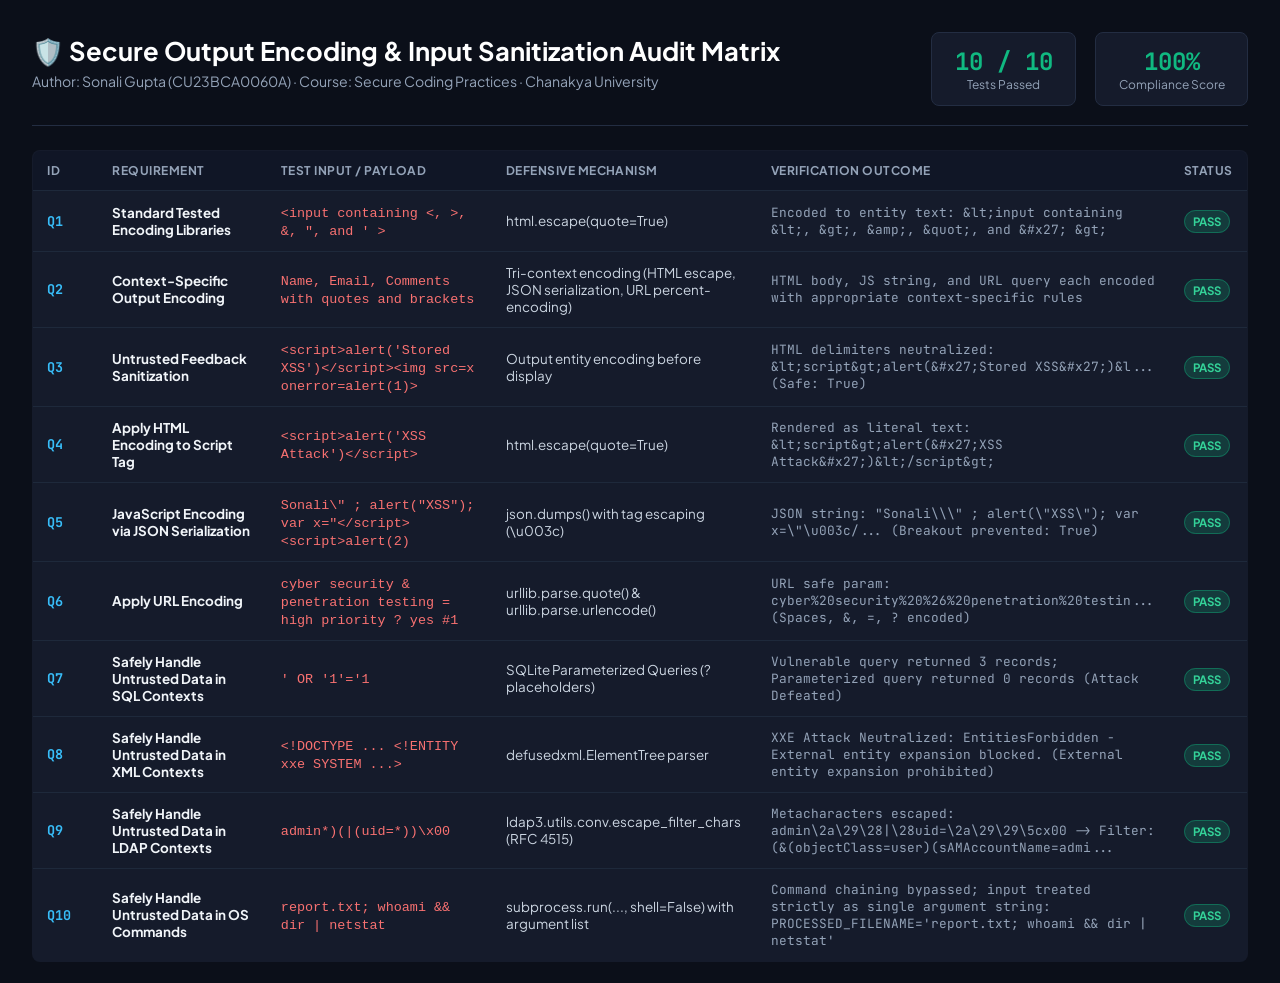
<file: reports/audit_matrix.html>
<!DOCTYPE html>
<html lang="en">
<head>
    <meta charset="UTF-8">
    <title>Automated Security Audit Report Matrix</title>
    <link href="https://fonts.googleapis.com/css2?family=JetBrains+Mono:wght@400;600&family=Plus+Jakarta+Sans:wght@400;500;600;700&display=swap" rel="stylesheet">
    <style>
        body {
            background: #0b0f19;
            color: #f1f5f9;
            font-family: 'Plus Jakarta Sans', sans-serif;
            margin: 0;
            padding: 2rem;
        }
        .header {
            display: flex;
            justify-content: space-between;
            align-items: center;
            border-bottom: 1px solid #232d42;
            padding-bottom: 1.2rem;
            margin-bottom: 1.5rem;
        }
        .title h1 { font-size: 1.6rem; margin: 0; color: #fff; }
        .subtitle { color: #94a3b8; font-size: 0.88rem; margin-top: 0.3rem; }
        .stats { display: flex; gap: 1.2rem; }
        .stat-card {
            background: #151b2b;
            border: 1px solid #232d42;
            padding: 0.8rem 1.4rem;
            border-radius: 8px;
            text-align: center;
        }
        .stat-val { font-size: 1.5rem; font-weight: 700; color: #10b981; font-family: 'JetBrains Mono', monospace; }
        .stat-label { font-size: 0.75rem; color: #94a3b8; }
        table {
            width: 100%;
            border-collapse: collapse;
            background: #151b2b;
            border: 1px solid #232d42;
            border-radius: 8px;
            overflow: hidden;
            font-size: 0.84rem;
        }
        th, td { padding: 0.75rem 0.9rem; text-align: left; border-bottom: 1px solid #1e293b; vertical-align: middle; }
        th { background: #101626; color: #94a3b8; font-size: 0.75rem; text-transform: uppercase; letter-spacing: 0.04em; }
        .badge-pass {
            background: rgba(16, 185, 129, 0.2);
            color: #34d399;
            border: 1px solid rgba(16, 185, 129, 0.4);
            padding: 0.2rem 0.5rem;
            border-radius: 12px;
            font-weight: 700;
            font-size: 0.72rem;
        }
    </style>
</head>
<body>
    <div class="header">
        <div class="title">
            <h1>🛡️ Secure Output Encoding & Input Sanitization Audit Matrix</h1>
            <p class="subtitle">Author: Sonali Gupta (CU23BCA0060A) &middot; Course: Secure Coding Practices &middot; Chanakya University</p>
        </div>
        <div class="stats">
            <div class="stat-card">
                <div class="stat-val">10 / 10</div>
                <div class="stat-label">Tests Passed</div>
            </div>
            <div class="stat-card">
                <div class="stat-val">100%</div>
                <div class="stat-label">Compliance Score</div>
            </div>
        </div>
    </div>

    <table>
        <thead>
            <tr>
                <th style="width: 7%;">ID</th>
                <th style="width: 20%;">Requirement</th>
                <th style="width: 22%;">Test Input / Payload</th>
                <th style="width: 22%;">Defensive Mechanism</th>
                <th style="width: 23%;">Verification Outcome</th>
                <th style="width: 6%;">Status</th>
            </tr>
        </thead>
        <tbody>
            
    <tr>
        <td style="font-family: 'JetBrains Mono', monospace; font-weight: bold; color: #38bdf8;">Q1</td>
        <td><strong>Standard Tested Encoding Libraries</strong></td>
        <td><code style="color: #f87171;">&lt;input containing &lt;, &gt;, &amp;, &quot;, and &#x27; &gt;</code></td>
        <td><span style="color: #cbd5e1;">html.escape(quote=True)</span></td>
        <td style="font-family: 'JetBrains Mono', monospace; font-size: 0.8rem; color: #94a3b8;">Encoded to entity text: &amp;lt;input containing &amp;lt;, &amp;gt;, &amp;amp;, &amp;quot;, and &amp;#x27; &amp;gt;</td>
        <td><span class="badge badge-pass">PASS</span></td>
    </tr>
    
    <tr>
        <td style="font-family: 'JetBrains Mono', monospace; font-weight: bold; color: #38bdf8;">Q2</td>
        <td><strong>Context-Specific Output Encoding</strong></td>
        <td><code style="color: #f87171;">Name, Email, Comments with quotes and brackets</code></td>
        <td><span style="color: #cbd5e1;">Tri-context encoding (HTML escape, JSON serialization, URL percent-encoding)</span></td>
        <td style="font-family: 'JetBrains Mono', monospace; font-size: 0.8rem; color: #94a3b8;">HTML body, JS string, and URL query each encoded with appropriate context-specific rules</td>
        <td><span class="badge badge-pass">PASS</span></td>
    </tr>
    
    <tr>
        <td style="font-family: 'JetBrains Mono', monospace; font-weight: bold; color: #38bdf8;">Q3</td>
        <td><strong>Untrusted Feedback Sanitization</strong></td>
        <td><code style="color: #f87171;">&lt;script&gt;alert(&#x27;Stored XSS&#x27;)&lt;/script&gt;&lt;img src=x onerror=alert(1)&gt;</code></td>
        <td><span style="color: #cbd5e1;">Output entity encoding before display</span></td>
        <td style="font-family: 'JetBrains Mono', monospace; font-size: 0.8rem; color: #94a3b8;">HTML delimiters neutralized: &amp;lt;script&amp;gt;alert(&amp;#x27;Stored XSS&amp;#x27;)&amp;l... (Safe: True)</td>
        <td><span class="badge badge-pass">PASS</span></td>
    </tr>
    
    <tr>
        <td style="font-family: 'JetBrains Mono', monospace; font-weight: bold; color: #38bdf8;">Q4</td>
        <td><strong>Apply HTML Encoding to Script Tag</strong></td>
        <td><code style="color: #f87171;">&lt;script&gt;alert(&#x27;XSS Attack&#x27;)&lt;/script&gt;</code></td>
        <td><span style="color: #cbd5e1;">html.escape(quote=True)</span></td>
        <td style="font-family: 'JetBrains Mono', monospace; font-size: 0.8rem; color: #94a3b8;">Rendered as literal text: &amp;lt;script&amp;gt;alert(&amp;#x27;XSS Attack&amp;#x27;)&amp;lt;/script&amp;gt;</td>
        <td><span class="badge badge-pass">PASS</span></td>
    </tr>
    
    <tr>
        <td style="font-family: 'JetBrains Mono', monospace; font-weight: bold; color: #38bdf8;">Q5</td>
        <td><strong>JavaScript Encoding via JSON Serialization</strong></td>
        <td><code style="color: #f87171;">Sonali\&quot; ; alert(&quot;XSS&quot;); var x=&quot;&lt;/script&gt;&lt;script&gt;alert(2)</code></td>
        <td><span style="color: #cbd5e1;">json.dumps() with tag escaping (\u003c)</span></td>
        <td style="font-family: 'JetBrains Mono', monospace; font-size: 0.8rem; color: #94a3b8;">JSON string: &quot;Sonali\\\&quot; ; alert(\&quot;XSS\&quot;); var x=\&quot;\u003c/... (Breakout prevented: True)</td>
        <td><span class="badge badge-pass">PASS</span></td>
    </tr>
    
    <tr>
        <td style="font-family: 'JetBrains Mono', monospace; font-weight: bold; color: #38bdf8;">Q6</td>
        <td><strong>Apply URL Encoding</strong></td>
        <td><code style="color: #f87171;">cyber security &amp; penetration testing = high priority ? yes #1</code></td>
        <td><span style="color: #cbd5e1;">urllib.parse.quote() &amp; urllib.parse.urlencode()</span></td>
        <td style="font-family: 'JetBrains Mono', monospace; font-size: 0.8rem; color: #94a3b8;">URL safe param: cyber%20security%20%26%20penetration%20testin... (Spaces, &amp;, =, ? encoded)</td>
        <td><span class="badge badge-pass">PASS</span></td>
    </tr>
    
    <tr>
        <td style="font-family: 'JetBrains Mono', monospace; font-weight: bold; color: #38bdf8;">Q7</td>
        <td><strong>Safely Handle Untrusted Data in SQL Contexts</strong></td>
        <td><code style="color: #f87171;">&#x27; OR &#x27;1&#x27;=&#x27;1</code></td>
        <td><span style="color: #cbd5e1;">SQLite Parameterized Queries (? placeholders)</span></td>
        <td style="font-family: 'JetBrains Mono', monospace; font-size: 0.8rem; color: #94a3b8;">Vulnerable query returned 3 records; Parameterized query returned 0 records (Attack Defeated)</td>
        <td><span class="badge badge-pass">PASS</span></td>
    </tr>
    
    <tr>
        <td style="font-family: 'JetBrains Mono', monospace; font-weight: bold; color: #38bdf8;">Q8</td>
        <td><strong>Safely Handle Untrusted Data in XML Contexts</strong></td>
        <td><code style="color: #f87171;">&lt;!DOCTYPE ... &lt;!ENTITY xxe SYSTEM ...&gt;</code></td>
        <td><span style="color: #cbd5e1;">defusedxml.ElementTree parser</span></td>
        <td style="font-family: 'JetBrains Mono', monospace; font-size: 0.8rem; color: #94a3b8;">XXE Attack Neutralized: EntitiesForbidden - External entity expansion blocked. (External entity expansion prohibited)</td>
        <td><span class="badge badge-pass">PASS</span></td>
    </tr>
    
    <tr>
        <td style="font-family: 'JetBrains Mono', monospace; font-weight: bold; color: #38bdf8;">Q9</td>
        <td><strong>Safely Handle Untrusted Data in LDAP Contexts</strong></td>
        <td><code style="color: #f87171;">admin*)(|(uid=*))\x00</code></td>
        <td><span style="color: #cbd5e1;">ldap3.utils.conv.escape_filter_chars (RFC 4515)</span></td>
        <td style="font-family: 'JetBrains Mono', monospace; font-size: 0.8rem; color: #94a3b8;">Metacharacters escaped: admin\2a\29\28|\28uid=\2a\29\29\5cx00 -&gt; Filter: (&amp;(objectClass=user)(sAMAccountName=admi...</td>
        <td><span class="badge badge-pass">PASS</span></td>
    </tr>
    
    <tr>
        <td style="font-family: 'JetBrains Mono', monospace; font-weight: bold; color: #38bdf8;">Q10</td>
        <td><strong>Safely Handle Untrusted Data in OS Commands</strong></td>
        <td><code style="color: #f87171;">report.txt; whoami &amp;&amp; dir | netstat</code></td>
        <td><span style="color: #cbd5e1;">subprocess.run(..., shell=False) with argument list</span></td>
        <td style="font-family: 'JetBrains Mono', monospace; font-size: 0.8rem; color: #94a3b8;">Command chaining bypassed; input treated strictly as single argument string: PROCESSED_FILENAME=&#x27;report.txt; whoami &amp;&amp; dir | netstat&#x27;</td>
        <td><span class="badge badge-pass">PASS</span></td>
    </tr>
    
        </tbody>
    </table>
</body>
</html>
</file>
